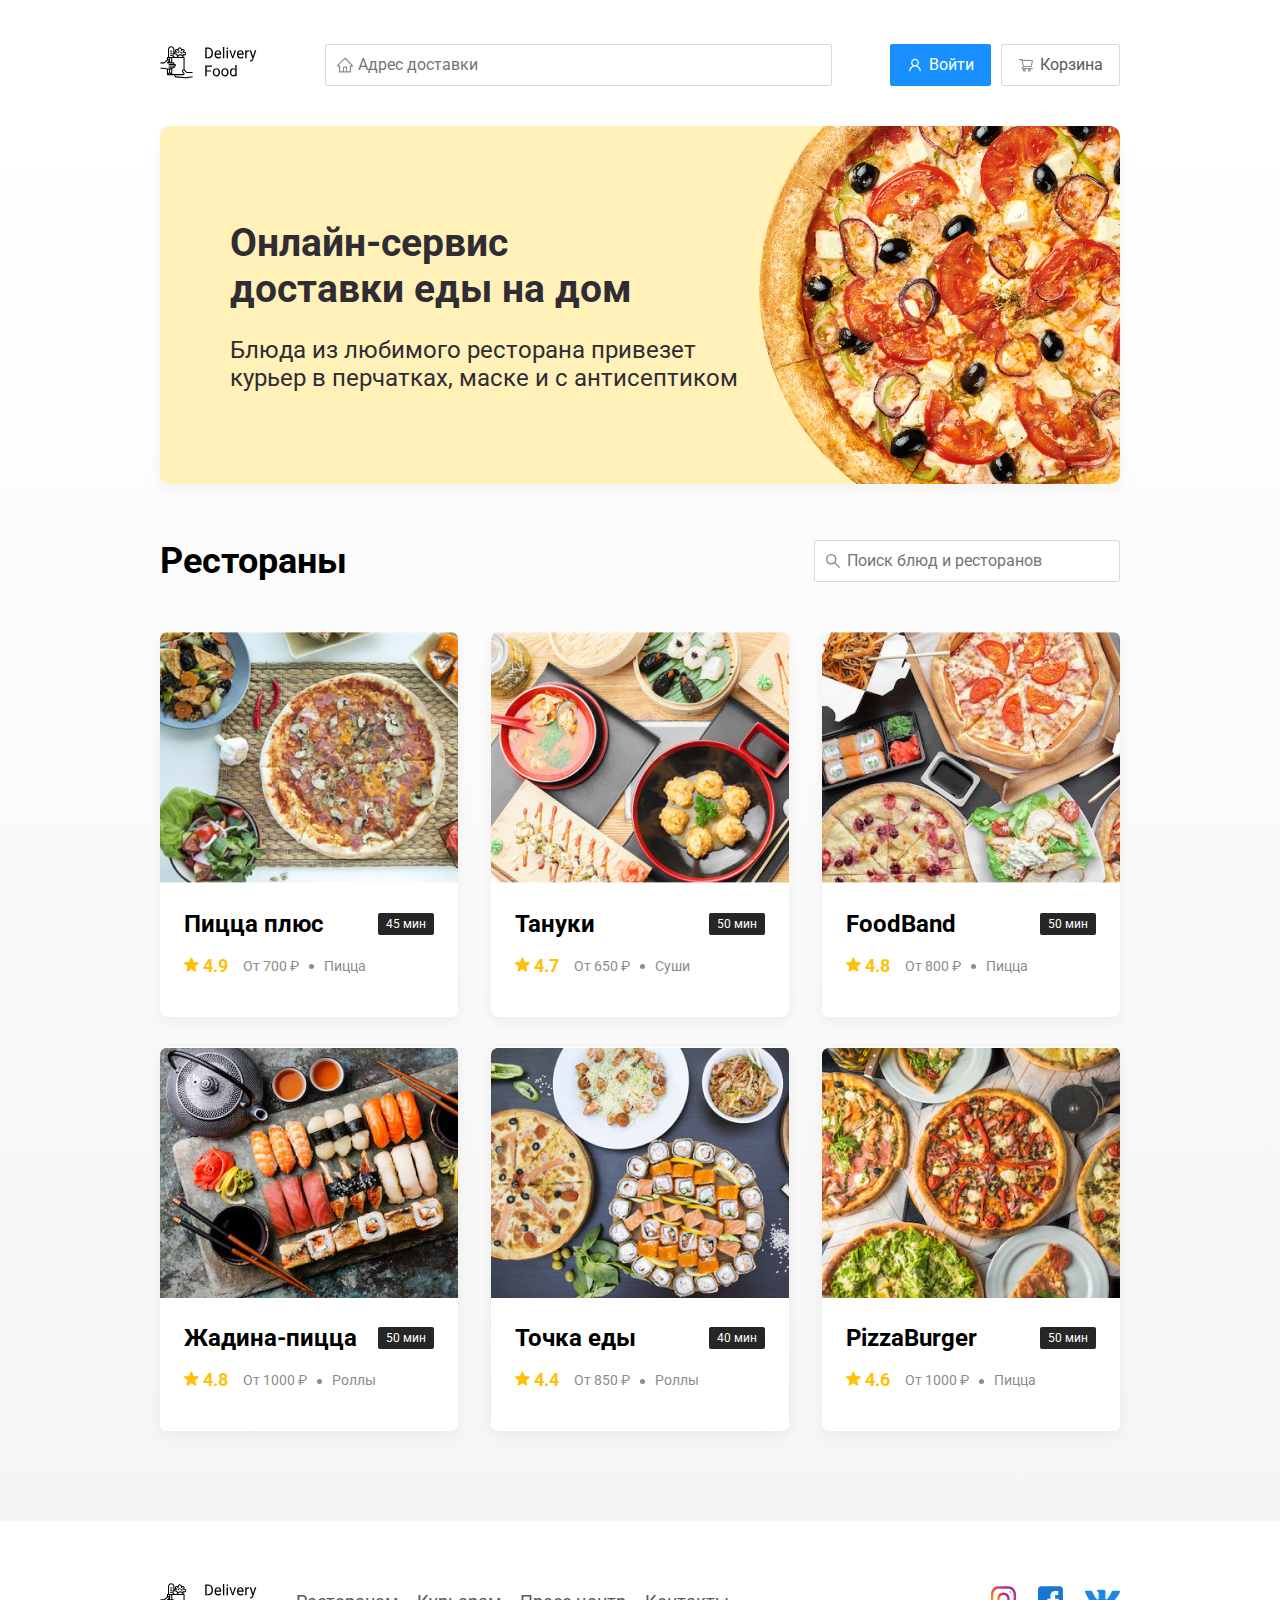
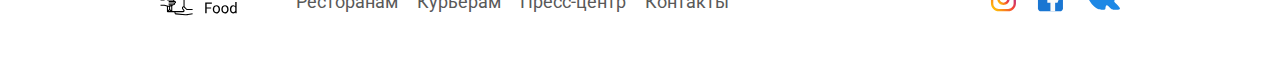
<file: index.html>
<!DOCTYPE html>
<html lang="ru">
<head>
    <meta charset="UTF-8">
    <meta name="viewport" content="width=device-width, initial-scale=1.0">
    <title>Delivery Food - доставка еды на дом</title>
    <link href="https://fonts.googleapis.com/css?family=Roboto:400,700&display=swap&subset=cyrillic" rel="stylesheet">
    <link rel="stylesheet" href="css/normalize.css">
    <link rel="stylesheet" href="css/style.css">
</head>
<body>
    <div class="container">
        <header class="header">
            <a href="index.html" class="button-icon"><img src="img/logo.svg" alt="logo"></a>
            <input type="text" class="input input-address" placeholder="Адрес доставки">
            <div class="buttons">
                <button class="button button-primary">
                    <img src="img/user.svg" alt="user" class="button-icon">
                    <span class="button-text">Войти</span>
                </button>
                <button class="button" id="card-button">
                    <img src="img/shopping-cart.svg" alt="user" class="button-icon">
                    <span class="button-text">Корзина</span>
                </button>
            </div>
        </header>
    </div>
    <main class="main">
        <div class="container">
            <section class="promo">
                <h1 class="promo-title">Онлайн-сервис <br>доставки еды на дом</h1>
                <p class="promo-text">Блюда из любимого ресторана привезет курьер в перчатках, маске и с антисептиком</p>
            </section>
            <section class="restaurants">
                <div class="section-heading">
                    <h2 class="section-title">Рестораны</h2>
                    <input type="text" class="input input-search" placeholder="Поиск блюд и ресторанов">
                </div>
                <div class="cards">
                    <a href="restaurant.html" class="card">
                        <img src="img/pizza-plus.png" alt="пицца" class="card-img">
                        <div class="card-text">
                            <div class="card-heading">
                                <h3 class="card-title">Пицца плюс</h3>
                                <span class="card-tag tag">45 мин</span>
                            </div>
                            <!-- /.card-heading -->
                            <div class="card-info">
                                <div class="rating">
                                    <img src="img/rating.svg" alt="рейтинг" class="rating-star">
                                    4.9
                                </div>
                                <div class="price">От 700 ₽</div>
                                <div class="category">Пицца</div>
                            </div>
                        </div>
                    </a>
                    <!-- /.card -->
                    <a href="restaurant.html" class="card">
                        <img src="img/tanuki.png" alt="тануки" class="card-img">
                        <div class="card-text">
                            <div class="card-heading">
                                <h3 class="card-title">Тануки</h3>
                                <span class="card-tag tag">50 мин</span>
                            </div>
                            <!-- /.card-heading -->
                            <div class="card-info">
                                <div class="rating">
                                    <img src="img/rating.svg" alt="рейтинг" class="rating-star">
                                    4.7
                                </div>
                                <div class="price">От 650 ₽</div>
                                <div class="category">Суши</div>
                            </div>
                        </div>
                    </a>
                    <!-- /.card -->
                    <a href="restaurant.html" class="card">
                        <img src="img/foodband.png" alt="пицца" class="card-img">
                        <div class="card-text">
                            <div class="card-heading">
                                <h3 class="card-title">FoodBand</h3>
                                <span class="card-tag tag">50 мин</span>
                            </div>
                            <!-- /.card-heading -->
                            <div class="card-info">
                                <div class="rating">
                                    <img src="img/rating.svg" alt="рейтинг" class="rating-star">
                                    4.8
                                </div>
                                <div class="price">От 800 ₽</div>
                                <div class="category">Пицца</div>
                            </div>
                        </div>
                    </a>
                    <!-- /.card -->
                    <a href="restaurant.html" class="card">
                        <img src="img/zhadina-pizza.png" alt="пицца" class="card-img">
                        <div class="card-text">
                            <div class="card-heading">
                                <h3 class="card-title">Жадина-пицца</h3>
                                <span class="card-tag tag">50 мин</span>
                            </div>
                            <!-- /.card-heading -->
                            <div class="card-info">
                                <div class="rating">
                                    <img src="img/rating.svg" alt="рейтинг" class="rating-star">
                                    4.8
                                </div>
                                <div class="price">От 1000 ₽</div>
                                <div class="category">Роллы</div>
                            </div>
                        </div>
                    </a>
                    <!-- /.card -->
                    <a href="restaurant.html" class="card">
                        <img src="img/tochkaedy.png" alt="пицца" class="card-img">
                        <div class="card-text">
                            <div class="card-heading">
                                <h3 class="card-title">Точка еды</h3>
                                <span class="card-tag tag">40 мин</span>
                            </div>
                            <!-- /.card-heading -->
                            <div class="card-info">
                                <div class="rating">
                                    <img src="img/rating.svg" alt="рейтинг" class="rating-star">
                                    4.4
                                </div>
                                <div class="price">От 850 ₽</div>
                                <div class="category">Роллы</div>
                            </div>
                        </div>
                    </a>
                    <!-- /.card -->
                    <a href="restaurant.html" class="card">
                        <img src="img/pizzaburger.png" alt="pizzaburger" class="card-img">
                        <div class="card-text">
                            <div class="card-heading">
                                <h3 class="card-title">PizzaBurger</h3>
                                <span class="card-tag tag">50 мин</span>
                            </div>
                            <!-- /.card-heading -->
                            <div class="card-info">
                                <div class="rating">
                                    <img src="img/rating.svg" alt="рейтинг" class="rating-star">
                                    4.6
                                </div>
                                <div class="price">От 1000 ₽</div>
                                <div class="category">Пицца</div>
                            </div>
                        </div>
                    </a>
                    <!-- /.card -->
                </div>
                <!-- /.cards -->
            </section>
        </div>
    </main>
    <footer class="footer">
        <div class="container">
            <div class="footer-block">
                <a href="index.html" class="logo footer-logo"><img src="img/logo.svg" alt="logo"></a>
                <nav class="footer-nav">
                    <a href="#" class="footer-link">Ресторанам</a>
                    <a href="#" class="footer-link">Курьерам</a>
                    <a href="#" class="footer-link">Пресс-центр</a>
                    <a href="#" class="footer-link">Контакты</a>
                </nav>
                <div class="social-links">
                    <a href="#" class="social-link"><img src="img/instagram.svg" alt="instagram"></a>
                    <a href="#" class="social-link"><img src="img/fb.svg" alt="facebook"></a>
                    <a href="#" class="social-link"><img src="img/vk.svg" alt="vkontakte"></a>
                </div>
            </div>
        </div>
    </footer>

    <div class="modal">
        <div class="modal-dialog">
            <div class="modal-header">
                <h3 class="modal-title">Корзина</h3>
                <button class="close">&times;</button>
            </div>
            <div class="modal-body">
                <div class="food-row">
                    <span class="food-name">Ролл угорь стандарт</span>
                    <strong class="food-price">250 ₽</strong>
                    <div class="food-counter">
                        <button class="counter-button">-</button>
                        <span class="counter">1</span>
                        <button class="counter-button">+</button>
                    </div>
                </div>
                <!-- /.foods-row -->
                <div class="food-row">
                    <span class="food-name">Ролл угорь стандарт</span>
                    <strong class="food-price">250 ₽</strong>
                    <div class="food-counter">
                        <button class="counter-button">-</button>
                        <span class="counter">1</span>
                        <button class="counter-button">+</button>
                    </div>
                </div>
                <!-- /.foods-row -->
                <div class="food-row">
                    <span class="food-name">Ролл угорь стандарт</span>
                    <strong class="food-price">250 ₽</strong>
                    <div class="food-counter">
                        <button class="counter-button">-</button>
                        <span class="counter">1</span>
                        <button class="counter-button">+</button>
                    </div>
                </div>
                <!-- /.foods-row -->
                <div class="food-row">
                    <span class="food-name">Ролл угорь стандарт</span>
                    <strong class="food-price">250 ₽</strong>
                    <div class="food-counter">
                        <button class="counter-button">-</button>
                        <span class="counter">1</span>
                        <button class="counter-button">+</button>
                    </div>
                </div>
                <!-- /.foods-row -->
                <div class="food-row">
                    <span class="food-name">Ролл угорь стандарт</span>
                    <strong class="food-price">250 ₽</strong>
                    <div class="food-counter">
                        <button class="counter-button">-</button>
                        <span class="counter">1</span>
                        <button class="counter-button">+</button>
                    </div>
                </div>
                <!-- /.foods-row -->
            </div>
            <div class="modal-footer">
                <span class="modal-pricetag">1250 ₽</span>
                <div class="footer-buttons">
                    <button class="button button-primary">Офромить заказ</button>
                    <button class="button">Отмена</button>
                </div>
            </div>
        </div>
    </div>

    <script src="js/main.js"></script>
</body>
</html>
</file>
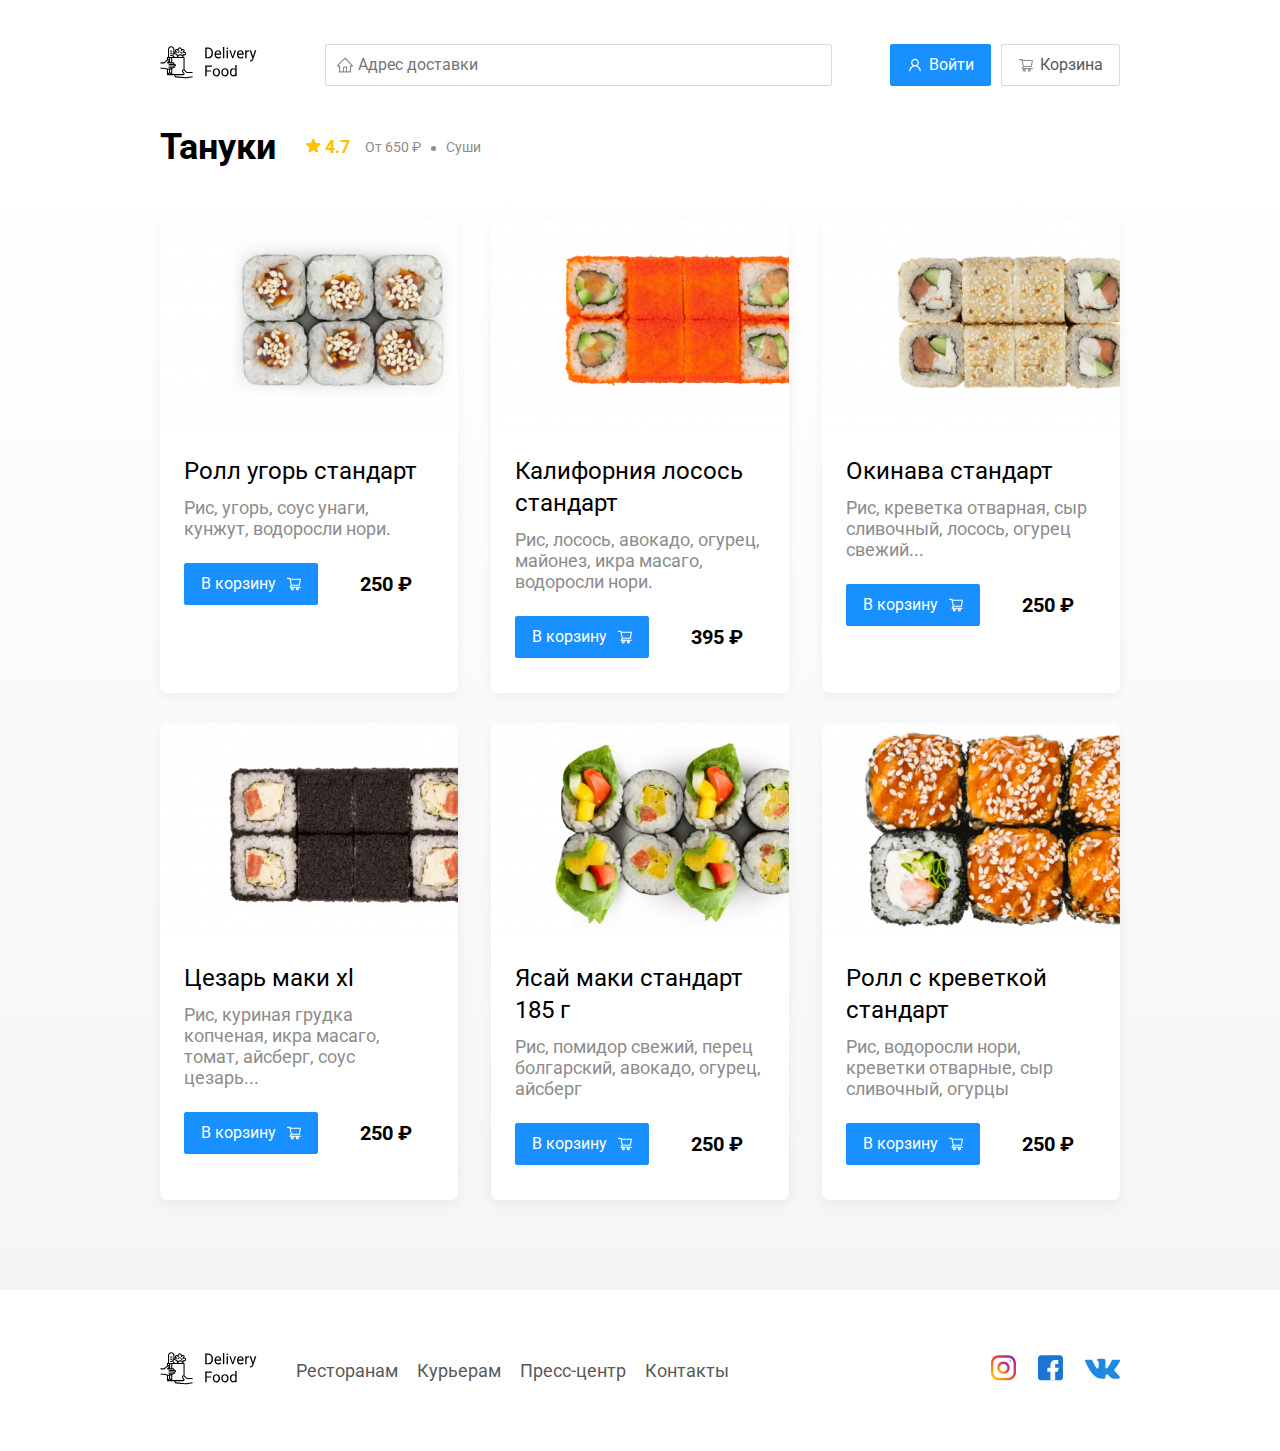
<file: restaurant.html>
<!DOCTYPE html>
<html lang="ru">
<head>
    <meta charset="UTF-8">
    <meta name="viewport" content="width=device-width, initial-scale=1.0">
    <title>Тануки - доставка еды на дом</title>
    <link href="https://fonts.googleapis.com/css?family=Roboto:400,700&display=swap&subset=cyrillic" rel="stylesheet">
    <link rel="stylesheet" href="css/normalize.css">
    <link rel="stylesheet" href="css/animate.css">
    <link rel="stylesheet" href="css/style.css">
</head>
<body>
    <div class="container">
        <header class="header">
            <a href="index.html" class="button-icon"><img src="img/logo.svg" alt="logo"></a>
            <input type="text" class="input input-address" placeholder="Адрес доставки">
            <div class="buttons">
                <button class="button button-primary">
                    <img src="img/user.svg" alt="user" class="button-icon">
                    <span class="button-text">Войти</span>
                </button>
                <button class="button" id="card-button">
                    <img src="img/shopping-cart.svg" alt="user" class="button-icon">
                    <span class="button-text">Корзина</span>
                </button>
            </div>
        </header>
    </div>
    <main class="main">
        <div class="container">
            <section class="restaurants">
                <div class="section-heading">
                    <h2 class="section-title">Тануки</h2>
                    <div class="restaurant-info">
                        <div class="rating">
                            <img src="img/rating.svg" alt="рейтинг" class="rating-star">
                            4.7
                        </div>
                        <div class="price">От 650 ₽</div>
                        <div class="category">Суши</div>
                    </div>
                </div>
                <div class="cards">
                    <div class="card wow fadeInUp">
                        <img src="img/product-1.png" alt="роллы" class="card-img">
                        <div class="card-text">
                            <div class="card-heading">
                                <h3 class="card-title card-title-reg">Ролл угорь стандарт</h3>
                            </div>
                            <!-- /.card-heading -->
                            <div class="card-info">
                                <div class="ingredients">Рис, угорь, соус унаги, кунжут, водоросли нори.</div>
                            </div>
                            <div class="card-buttons">
                                <button class="button button-primary">
                                    <span class="button-card-text">В корзину</span>
                                    <img src="img/shopping-cart-white.svg" alt="корзина" calss="button-card-img">
                                </button>
                                <strong class="card-price-bold">250 ₽</strong>
                            </div>
                        </div>
                    </div>
                    <!-- /.card -->
                    <div class="card wow fadeInUp" data-wow-delay="0.2s">
                        <img src="img/product-2.png" alt="роллы" class="card-img">
                        <div class="card-text">
                            <div class="card-heading">
                                <h3 class="card-title card-title-reg">Калифорния лосось стандарт</h3>
                            </div>
                            <!-- /.card-heading -->
                            <div class="card-info">
                                <div class="ingredients">Рис, лосось, авокадо, огурец, майонез, икра масаго, водоросли нори.</div>
                            </div>
                            <div class="card-buttons">
                                <button class="button button-primary">
                                    <span class="button-card-text">В корзину</span>
                                    <img src="img/shopping-cart-white.svg" alt="корзина" calss="button-card-img">
                                </button>
                                <strong class="card-price-bold">395 ₽</strong>
                            </div>
                        </div>
                    </div>
                    <!-- /.card -->
                    <div class="card wow fadeInUp" data-wow-delay="0.4s">
                        <img src="img/product-3.png" alt="роллы" class="card-img">
                        <div class="card-text">
                            <div class="card-heading">
                                <h3 class="card-title card-title-reg">Окинава стандарт</h3>
                            </div>
                            <!-- /.card-heading -->
                            <div class="card-info">
                                <div class="ingredients"> Рис, креветка отварная, сыр сливочный, лосось, огурец свежий...</div>
                            </div>
                            <div class="card-buttons">
                                <button class="button button-primary">
                                    <span class="button-card-text">В корзину</span>
                                    <img src="img/shopping-cart-white.svg" alt="корзина" calss="button-card-img">
                                </button>
                                <strong class="card-price-bold">250 ₽</strong>
                            </div>
                        </div>
                    </div>
                    <!-- /.card -->
                    <div class="card wow fadeInUp" data-wow-delay="0.6s">
                        <img src="img/product-4.png" alt="роллы" class="card-img">
                        <div class="card-text">
                            <div class="card-heading">
                                <h3 class="card-title card-title-reg">Цезарь маки хl</h3>
                            </div>
                            <!-- /.card-heading -->
                            <div class="card-info">
                                <div class="ingredients">Рис, куриная грудка копченая, икра масаго, томат, айсберг, соус цезарь...</div>
                            </div>
                            <div class="card-buttons">
                                <button class="button button-primary">
                                    <span class="button-card-text">В корзину</span>
                                    <img src="img/shopping-cart-white.svg" alt="корзина" calss="button-card-img">
                                </button>
                                <strong class="card-price-bold">250 ₽</strong>
                            </div>
                        </div>
                    </div>
                    <!-- /.card -->
                    <div class="card wow fadeInUp" data-wow-delay="0.8s">
                        <img src="img/product-5.png" alt="роллы" class="card-img">
                        <div class="card-text">
                            <div class="card-heading">
                                <h3 class="card-title card-title-reg">Ясай маки стандарт 185 г</h3>
                            </div>
                            <!-- /.card-heading -->
                            <div class="card-info">
                                <div class="ingredients">Рис, помидор свежий, перец болгарский, авокадо, огурец, айсберг</div>
                            </div>
                            <div class="card-buttons">
                                <button class="button button-primary">
                                    <span class="button-card-text">В корзину</span>
                                    <img src="img/shopping-cart-white.svg" alt="корзина" calss="button-card-img">
                                </button>
                                <strong class="card-price-bold">250 ₽</strong>
                            </div>
                        </div>
                    </div>
                    <!-- /.card -->
                    <div class="card wow fadeInUp" data-wow-delay="1s">
                        <img src="img/product-6.png" alt="роллы" class="card-img">
                        <div class="card-text">
                            <div class="card-heading">
                                <h3 class="card-title card-title-reg">Ролл с креветкой стандарт</h3>
                            </div>
                            <!-- /.card-heading -->
                            <div class="card-info">
                                <div class="ingredients">Рис, водоросли нори, креветки отварные, сыр сливочный, огурцы</div>
                            </div>
                            <div class="card-buttons">
                                <button class="button button-primary">
                                    <span class="button-card-text">В корзину</span>
                                    <img src="img/shopping-cart-white.svg" alt="корзина" calss="button-card-img">
                                </button>
                                <strong class="card-price-bold">250 ₽</strong>
                            </div>
                        </div>
                    </div>
                    <!-- /.card -->
                </div>
                <!-- /.cards -->
            </section>
        </div>
    </main>
    <footer class="footer">
        <div class="container">
            <div class="footer-block">
                <a href="index.html" class="logo footer-logo"><img src="img/logo.svg" alt="logo"></a>
                <nav class="footer-nav">
                    <a href="#" class="footer-link">Ресторанам</a>
                    <a href="#" class="footer-link">Курьерам</a>
                    <a href="#" class="footer-link">Пресс-центр</a>
                    <a href="#" class="footer-link">Контакты</a>
                </nav>
                <div class="social-links">
                    <a href="#" class="social-link"><img src="img/instagram.svg" alt="instagram"></a>
                    <a href="#" class="social-link"><img src="img/fb.svg" alt="facebook"></a>
                    <a href="#" class="social-link"><img src="img/vk.svg" alt="vkontakte"></a>
                </div>
            </div>
        </div>
    </footer>


    <div class="modal">
        <div class="modal-dialog">
            <div class="modal-header">
                <h3 class="modal-title">Корзина</h3>
                <button class="close">&times;</button>
            </div>
            <div class="modal-body">
                <div class="food-row">
                    <span class="food-name">Ролл угорь стандарт</span>
                    <strong class="food-price">250 ₽</strong>
                    <div class="food-counter">
                        <button class="counter-button">-</button>
                        <span class="counter">1</span>
                        <button class="counter-button">+</button>
                    </div>
                </div>
                <!-- /.foods-row -->
                <div class="food-row">
                    <span class="food-name">Ролл угорь стандарт</span>
                    <strong class="food-price">250 ₽</strong>
                    <div class="food-counter">
                        <button class="counter-button">-</button>
                        <span class="counter">1</span>
                        <button class="counter-button">+</button>
                    </div>
                </div>
                <!-- /.foods-row -->
                <div class="food-row">
                    <span class="food-name">Ролл угорь стандарт</span>
                    <strong class="food-price">250 ₽</strong>
                    <div class="food-counter">
                        <button class="counter-button">-</button>
                        <span class="counter">1</span>
                        <button class="counter-button">+</button>
                    </div>
                </div>
                <!-- /.foods-row -->
                <div class="food-row">
                    <span class="food-name">Ролл угорь стандарт</span>
                    <strong class="food-price">250 ₽</strong>
                    <div class="food-counter">
                        <button class="counter-button">-</button>
                        <span class="counter">1</span>
                        <button class="counter-button">+</button>
                    </div>
                </div>
                <!-- /.foods-row -->
                <div class="food-row">
                    <span class="food-name">Ролл угорь стандарт</span>
                    <strong class="food-price">250 ₽</strong>
                    <div class="food-counter">
                        <button class="counter-button">-</button>
                        <span class="counter">1</span>
                        <button class="counter-button">+</button>
                    </div>
                </div>
                <!-- /.foods-row -->
            </div>
            <div class="modal-footer">
                <span class="modal-pricetag">1250 ₽</span>
                <div class="footer-buttons">
                    <button class="button button-primary">Офромить заказ</button>
                    <button class="button">Отмена</button>
                </div>
            </div>
        </div>
    </div>

    <script src="js/wow.min.js"></script>
    <script src="js/main.js"></script>
</body>
</html>
</file>
<file: css/style.css>
* {
    box-sizing: border-box;
}
body {
    padding-top: 44px;
    font-family: 'Roboto', sans-serif;
}
.container {
    max-width: 1200px;
    margin: 0 auto;
}
.header {
    display: flex;
    align-items: center;
    justify-content: space-between;
    margin-bottom: 40px;
}
.input {
    background: #FFFFFF;
    border: 1px solid #D9D9D9;
    border-radius: 2px;
    font-size: 16px;
    line-height: 24px;
    background-repeat: no-repeat;
    background-position: left 10px center;
    padding: 8px;   
    padding-left: 32px;
}
.input-address {
    flex: 0.8;
    background-image: url(../img/home.svg);
}
.input-search {
    width: 306px;
    background-image: url(../img/search.svg);
    margin-left: auto;
}
.buttons {
    display: flex;
    align-items: center;
}
.button {
    padding: 8px 16px;
    font-size: 16px;
    line-height: 24px;
    color: #595959;
    background: #FFFFFF;
    border: 1px solid #D9D9D9;
    box-shadow: 0px 0px 2px rgba(0, 0, 0, 0.0015);
    border-radius: 2px;
    display: flex;
    align-items: center;
}
.button-primary {
    background: #1890FF;
    color: #FFFFFF;
    margin-right: 10px;
    border: 1px solid #1890FF;
}
.button-icon {
    margin-right: 6px;
}
.button-card-text {
    margin-right: 10px;
}
.main {
    background: linear-gradient(180deg, rgba(245, 245, 245, 0) 1.04%, #F5F5F5 100%);
    padding-bottom: 60px;
}
.promo {
    background: #FFF1B8 url(../img/promo-img.jpeg) no-repeat top -87px right -258px / 923px;
    border-radius: 10px;
    box-shadow: 0px 7px 12px rgba(158, 158, 163, 0.1);
    padding: 68px 70px;
    margin-bottom: 56px;
}
.promo-title {
    font-style: normal;
    font-weight: bold;
    font-size: 39px;
    line-height: 46px;
    color: #302C34;
    margin-bottom: 15px;
}
.promo-text {
    max-width: 540px;
    font-style: normal;
    font-weight: normal;
    font-size: 24px;
    line-height: 28px;
    color: #302C34;
}
.section-heading {
    display: flex;
    align-items: center;
}
.section-title {
    font-style: normal;
    font-weight: bold;
    font-size: 36px;
    line-height: 42px;
    color: #000000;
    margin: 0;
    margin-right: 30px;
}
.cards {
    display: flex;
    flex-wrap: wrap;
    justify-content: space-between;
    margin-top: 50px;
}
.card {
    background: #FFFFFF;
    box-shadow: 0px 4px 12px rgba(0, 0, 0, 0.05);
    border-radius: 7px;
    overflow: hidden;
    margin-bottom: 30px;
    flex-basis: 31%;
    text-decoration: none;
}
.card-img {
    width: 384px;
    /* height: 250px; */
    object-fit: cover;
}
.card-text {
    padding: 20px 24px 35px 24px;
}
.card-heading {
    display: flex;
    align-items: center;
    justify-content: space-between;
    margin-bottom: 10px;
}
.card-title {
    margin: 0;
    font-style: normal;
    font-weight: bold;
    font-size: 24px;
    line-height: 32px;
    color: #000000;
}
.card-title-reg {
    font-weight: 400;
}
.card-tag {
    font-style: normal;
    font-weight: normal;
    font-size: 12px;
    line-height: 20px;
    color: #fff;
    background: #262626;
    border-radius: 2px;
    padding: 1px 8px;
}
.card-info,
.restaurant-info {
    display: flex;
    align-items: center;
    flex-wrap: wrap;
}
.card-buttons {
    margin-top: 24px;
    display: flex;
    align-items: center;
}
.card-price-bold {
    font-style: normal;
    font-weight: bold;
    font-size: 20px;
    line-height: 32px;
    color: #000000;
    margin-left: 32px;
}
.rating {
    font-style: normal;
    font-weight: bold;
    font-size: 18px;
    line-height: 32px;
    color: #FFC107;
    margin-right: 26px;
}
.price,
.category {
    font-style: normal;
    font-weight: normal;
    font-size: 18px;
    line-height: 32px;
    color: #8C8C8C;
}
.ingredients {
    font-style: normal;
    font-weight: normal;
    font-size: 18px;
    line-height: 21px;
    color: #8C8C8C;
}
.price {
    margin-right: 10px;
}
.price::after {
    content: "";
    width: 5px;
    height: 5px;
    background-color: #8C8C8C;
    vertical-align: middle;
    display: inline-block;
    border-radius: 50%;
    margin-left: 10px;
}
.footer {
    padding: 60px 0;
}
.footer-block {
    display: flex;
    align-items: center;
    justify-content: space-between;
}
.footer-nav {
    margin-left: 35px;
    margin-right: auto;
}
.footer-link {
    font-style: normal;
    font-weight: normal;
    font-size: 18px;
    line-height: 21px;
    color: #595959;
    text-decoration: none;
}
.footer-link:not(:last-child) {
    margin-right: 15px;
}
.social-links {
    display: flex;
    align-items: center;
}
.social-link:not(:last-child) {
    margin-right: 21px;
}
.modal {
    position: fixed;
    left: 0;
    top: 0;
    width: 100%;
    height: 100%;
    background: rgba(0, 0, 0, 0.4);
    display: none;
}
.is-open {
    display: flex;
}
.modal-dialog {
    max-width: 780px;
    width: 95%;
    background: #fff;
    border-radius: 5px;
    margin: auto;
    padding: 40px 45px;
}
.modal-header {
    display: flex;
    align-items: center;
    justify-content: space-between;
    margin-bottom: 45px;
}
.modal-title {
    font-style: normal;
    font-weight: bold;
    font-size: 36px;
    line-height: 42px;
    color: #000000;
}
.close {
    font-size: 36px;
    border: none;
    background-color: transparent;
}
.modal-body {
    margin-bottom: 52px;
}
.food-row {
    display: flex;
    align-items: center;
    justify-content: space-between;
    padding-bottom: 10px;
    border-bottom: 1px solid #d9d9d9;
    margin-bottom: 15px;
}
.food-price {
    margin-left: auto;
    margin-right: 47px;
    font-weight: bold;
    font-size: 20px;
    line-height: 32px;
    color: #000000;
}
.food-counter {
    display: flex;
    align-items: center;
}
.counter-button {
    background: #FFFFFF;
    border: 1px solid #40A9FF;
    border-radius: 2px;
    width: 39px;
    height: 32px;
    display: flex;
    justify-content: center;
    font-style: normal;
    font-weight: normal;
    font-size: 14px;
    line-height: 22px;
    color: #40A9FF;
}
.counter {
    font-size: 16px;
    line-height: 24px;
    margin-left: 10px;
    margin-right: 10px;
}
.food-name {
    font-style: normal;
    font-weight: normal;
    font-size: 18px;
    line-height: 32px;
    color: #000000;
}
.modal-footer {
    display: flex;
    align-items: center;
    justify-content: space-between;
}
.footer-buttons {
    display: flex;
    align-items: center;
}
.modal-pricetag {
    background: #262626;
    border-radius: 5px;
    color: #fff;
    padding: 15px 20px;
}
@media (max-width: 1366px) {
    .container {
        max-width: 960px;
    }
    .promo {
        /* background-position: top right -250px; */
        background-size: 750px;
    }
    .rating {
        margin-right: 15px;
    }
    .price,
    .category {
        font-size: 14px;
    }
}
@media (max-width: 992px) {
    .container {
        max-width: 750px;
    }
    .promo {
        padding: 50px;
        background-size: 500px;
        background-position: center right -250px;
    }
    .promo-text {
        font-size: 18px;
        max-width: 400px;
    }
    .card {
        flex-basis: 49%;
    }
    .footer-link {
        font-size: 16px;
    }
    .modal-dialog {
        max-width: 560px;
        padding: 20px 25px;
    }
    .modal-header {
        margin-bottom: 25px;
    }
    .modal-title {
        font-size: 24px;
        line-height: 30px;
        color: #000000;
    }
}
@media (max-width: 768px) {
    .container {
        max-width: 560px;
    }
    .input-address {
        margin-right: 5px;
    }
    .card-info {
        flex-wrap: wrap;
    }
    .card .rating {
        flex-basis: 100%;
    }
    .card-title {
        font-size: 18px;
    }
    .footer-nav {
        display: flex;
        flex-wrap: wrap;
    }
    .footer-link {
        margin-bottom: 3px;
    }
    .promo {
        background-size: 400px;
        background-position: center right -210px;
    }
    .promo-title {
        font-size: 24px;
        line-height: 1.4;
    }
    .promo-text {
        margin-top: 0;
    }
    .modal-dialog {
        max-width: 480px;
    }
    .modal-body {
        margin-bottom: 25px;
    }
}
@media (max-width:578px) {
    .container {
        width: 90%;
    }
    .header {
        flex-wrap: wrap;
    }
    .input-address {
        margin-top: 15px;
        margin-right: 0;
        flex: 1;
        order: 5;
    }
    .promo {
        background-image: none;
        padding: 25px;
    }
    .promo-title {
        margin-bottom: 10px;
    }
    .section-title {
        font-size: 20px;
    }
    .card {
        flex-basis: 100%;
    }
    .card-img {
        width: 100%;
    }
    .footer-block {
        justify-content: space-between;
        /* margin: 30px 0; */
    }
    .footer-nav {
        margin-right: 0;
        margin-left: 0;
        display: flex;
        flex-direction: column;
        align-items: center;
    }
    .footer-link {
        margin: 0;
        font-size: 14px;
    }
    .footer-link:not(:last-child) {
        margin: 0 0 5px 0;
    }
    .main {
        padding-bottom: 30px;
    }
    .footer {
        padding: 30px 0;
    }
    .modal-dialog {
        max-width: 80%;
    }
    .modal-title {
        font-size: 20px;
        margin: 10px 0;
    }
    .close {
        font-size: 22px;
    }
    .food-row {
        margin-bottom: 5px;
        padding-bottom: 5px;
        flex-wrap: wrap;
    }
    .food-name {
        font-size: 16px;
        flex-basis: 1;
    }
    .food-price {
        margin: 3px 0;
        font-size: 16px;
        flex-basis: 1;
    }
    .modal-title {
        font-size: 24px;
        line-height: 36px;
    }
    .modal-footer {
        flex-direction: column;
        justify-content: center;   
    }
    .modal-pricetag {
        padding: 5px 15px;
        margin-bottom: 5px;
        font-size: 16px;
    }
    .footer-buttons .button {
        padding: 4px 8px;
        font-size: 14px;
        line-height: 16px;
    }
}
@media (max-width: 480px) {
    .button-text {
        display: none;
    }
    .button-icon {
        margin: 0;
    }
    .promo {
        padding: 20px;
    }
    .section-heading {
        flex-wrap: wrap;
    }
    .input-search {
        flex: 1;
    }
    .footer-block {
        flex-wrap: wrap;
        flex-direction: column;
    }
    .footer-logo,
    .footer-nav {
        margin-bottom: 20px;
    }
    .modal-title {
        font-size: 16px;
        margin: 5px 0;
    }
    .close {
        font-size: 18px;
    }
    .food-row {
        margin-bottom: 3px;
        padding-bottom: 3px;
    }
    .food-name {
        font-size: 14px;
    }
    .food-price {
        margin: 3px 0;
        font-size: 14x;
    }
    .counter-button {
        width: 29px;
        height: 22px;
        
        font-size: 14px;
        line-height: 16px;
    }
    .modal-title {
        font-size: 18px;
        line-height: 22px;
    }
    .modal-body {
        margin-bottom: 15px;
    }
}
</file>
